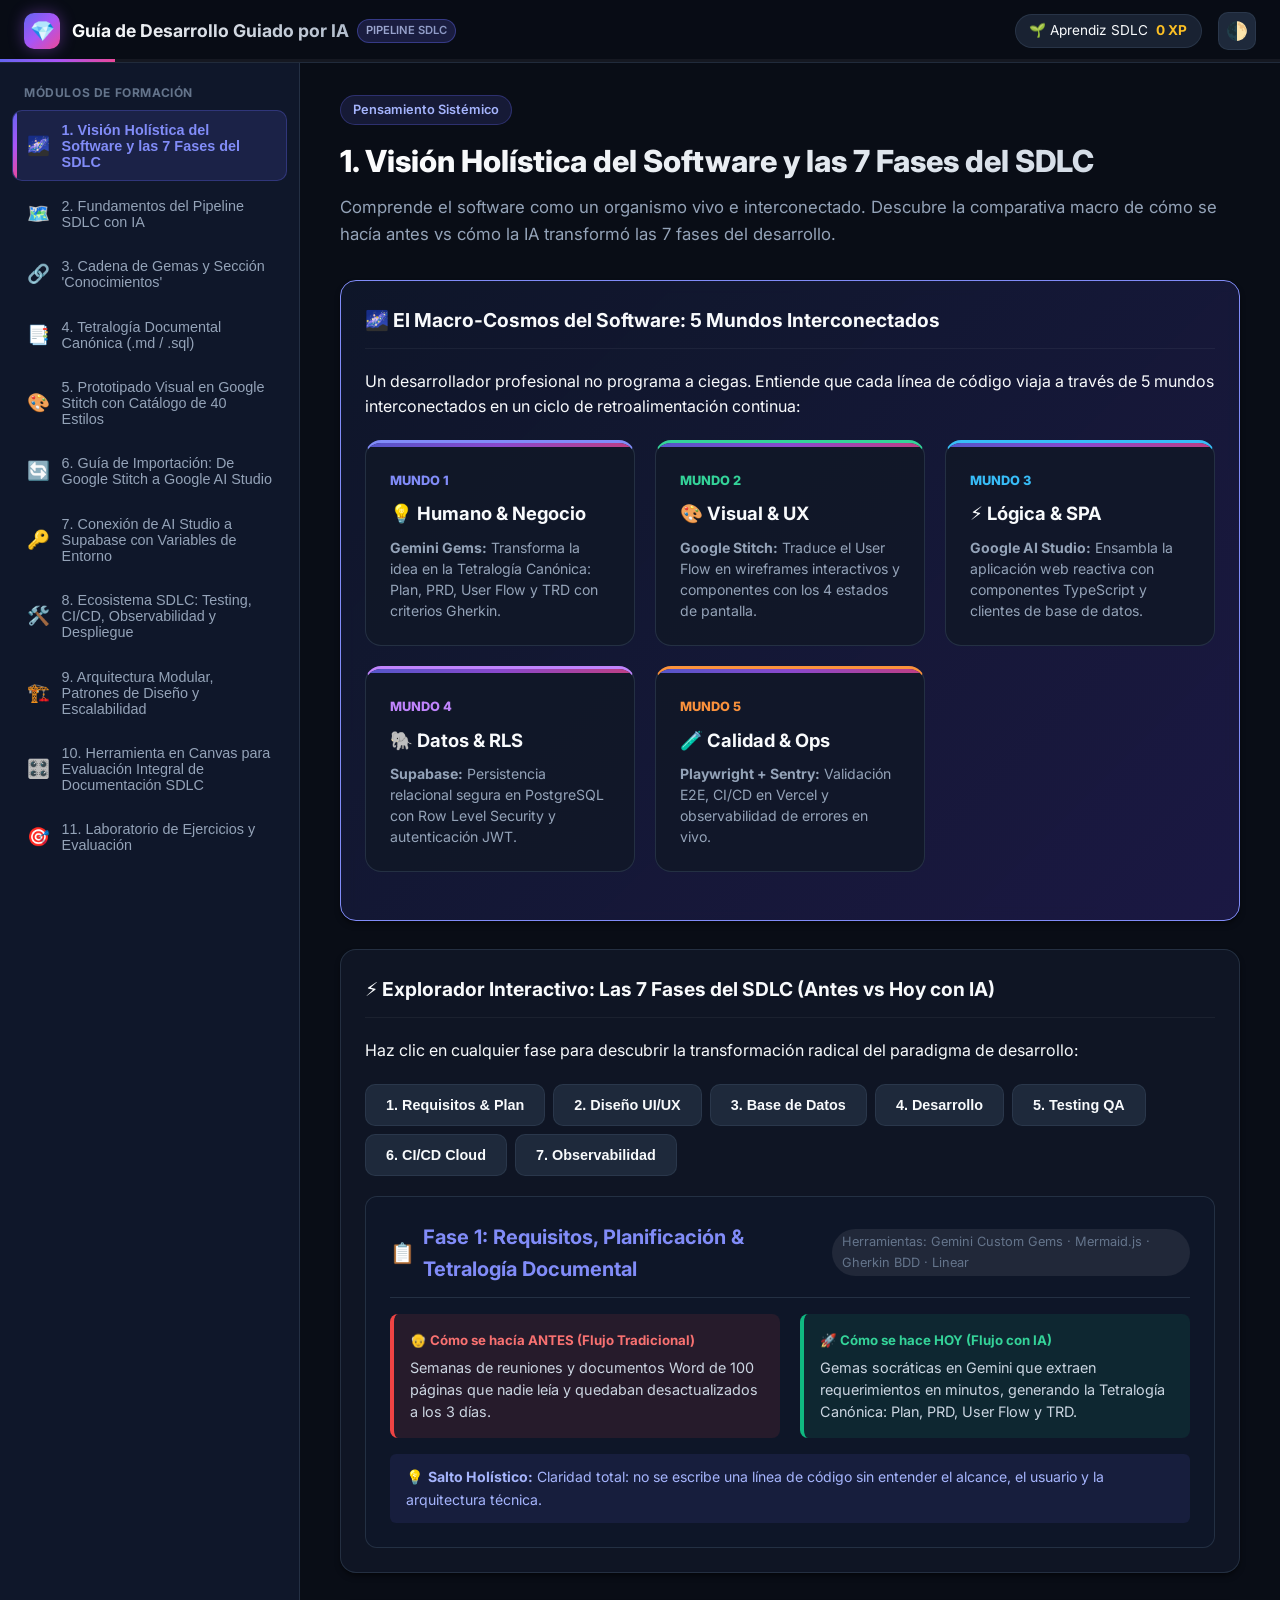
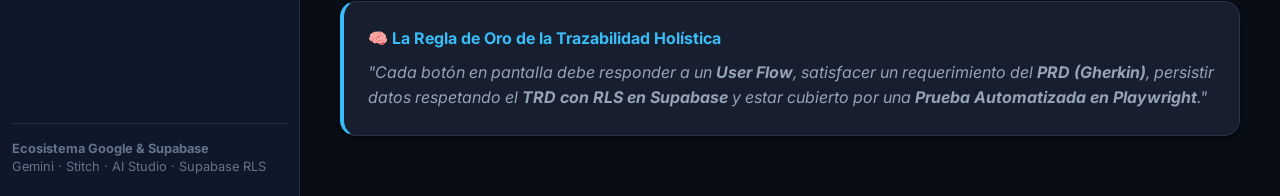
<file: index.html>
<!DOCTYPE html>
<html lang="es-CO" data-theme="dark">
<head>
  <meta charset="UTF-8" />
  <meta name="viewport" content="width=device-width, initial-scale=1.0" />
  <title>🚀 Guía Maestra: Desarrollo Guiado por IA (Gems ➔ Stitch ➔ AI Studio ➔ Supabase)</title>
  <meta name="description" content="Plataforma interactiva de formación en desarrollo guiado por IA: Gemini Gems, Google Stitch, Google AI Studio Apps y Backend Supabase con PostgreSQL & RLS." />
  
  <!-- Tipografía Google Fonts -->
  <link rel="preconnect" href="https://fonts.googleapis.com">
  <link rel="preconnect" href="https://fonts.gstatic.com" crossorigin>
  <link href="https://fonts.googleapis.com/css2?family=Inter:wght@400;500;600;700;800&family=JetBrains+Mono:wght@400;600&display=swap" rel="stylesheet">
  
  <link rel="stylesheet" href="css/styles.css" />
</head>
<body>

  <!-- HEADER -->
  <header class="app-header">
    <div class="brand-container">
      <div class="brand-logo">💎</div>
      <div>
        <h1 class="brand-title">
          Guía de Desarrollo Guiado por IA
          <span class="brand-badge">Pipeline SDLC</span>
        </h1>
      </div>
    </div>

    <div class="header-actions">
      <div class="gamification-chip">
        <span id="user-level">🌱 Aprendiz SDLC</span>
        <span class="xp-badge" id="xp-count">0 XP</span>
      </div>

      <button class="btn-icon" onclick="window.App.toggleTheme()" title="Cambiar Tema (Claro/Oscuro)">🌓</button>
    </div>

    <!-- Barra de Progreso Superior -->
    <div class="progress-bar-container">
      <div class="progress-bar-fill" id="progress-fill"></div>
    </div>
  </header>

  <!-- LAYOUT PRINCIPAL -->
  <div class="app-layout">
    <!-- BARRA LATERAL (SIDEBAR) -->
    <aside class="sidebar">
      <div>
        <h3 class="sidebar-section-title">Módulos de Formación</h3>
        <ul class="nav-list" id="nav-modules-list"></ul>
      </div>

      <div style="margin-top: auto; padding-top: 1rem; border-top: 1px solid var(--border-color);">
        <div style="font-size: 0.8rem; color: var(--text-muted); line-height: 1.4;">
          <strong>Ecosistema Google & Supabase</strong><br />
          Gemini · Stitch · AI Studio · Supabase RLS
        </div>
      </div>
    </aside>

    <!-- ÁREA PRINCIPAL (MAIN) -->
    <main class="main-content" id="main-content">
      <!-- El contenido dinámico de cada módulo se inyecta desde app.js -->
    </main>
  </div>

  <!-- TOASTS CONTAINER -->
  <div class="toast-container" id="toast-container"></div>

  <!-- SCRIPTS -->
  <script src="js/modules-data.js"></script>
  <script src="js/generators.js"></script>
  <script src="js/quizzes.js"></script>
  <script src="js/app.js"></script>
</body>
</html>
</file>
<file: css/styles.css>
/* ==========================================================================
   GUÍA MAESTRA: DESARROLLO GUIADO POR IA - ESTILOS PRINCIPALES
   Diseño: Modern Dark / Tech Glassmorphism (Gemini / Stitch Inspired)
   ========================================================================== */

:root {
  --bg-main: #090d16;
  --bg-card: rgba(17, 24, 39, 0.85);
  --bg-card-hover: rgba(30, 41, 59, 0.95);
  --bg-sidebar: #0f172a;
  --bg-input: #1e293b;
  
  --border-color: rgba(51, 65, 85, 0.6);
  --border-focus: #6366f1;
  
  --text-primary: #f8fafc;
  --text-secondary: #94a3b8;
  --text-muted: #64748b;
  
  --accent-gemini: #818cf8;
  --accent-gemini-gradient: linear-gradient(135deg, #6366f1 0%, #a855f7 50%, #ec4899 100%);
  --accent-stitch: #10b981;
  --accent-aistudio: #38bdf8;
  --accent-supabase: #3ecf8e;
  --accent-warning: #f59e0b;
  --accent-danger: #ef4444;
  
  --radius-sm: 6px;
  --radius-md: 10px;
  --radius-lg: 16px;
  --radius-full: 9999px;
  
  --shadow-sm: 0 1px 2px 0 rgba(0, 0, 0, 0.3);
  --shadow-md: 0 4px 6px -1px rgba(0, 0, 0, 0.4), 0 2px 4px -2px rgba(0, 0, 0, 0.4);
  --shadow-lg: 0 10px 15px -3px rgba(0, 0, 0, 0.5), 0 4px 6px -4px rgba(0, 0, 0, 0.5);
  --shadow-glow: 0 0 25px rgba(99, 102, 241, 0.25);
  
  --font-sans: 'Inter', system-ui, -apple-system, BlinkMacSystemFont, 'Segoe UI', Roboto, Oxygen, Ubuntu, Cantarell, sans-serif;
  --font-mono: 'JetBrains Mono', 'Fira Code', Consolas, Monaco, monospace;
}

[data-theme="light"] {
  --bg-main: #f8fafc;
  --bg-card: rgba(255, 255, 255, 0.9);
  --bg-card-hover: #ffffff;
  --bg-sidebar: #ffffff;
  --bg-input: #f1f5f9;
  
  --border-color: #e2e8f0;
  --border-focus: #4f46e5;
  
  --text-primary: #0f172a;
  --text-secondary: #475569;
  --text-muted: #94a3b8;
  
  --shadow-glow: 0 0 25px rgba(99, 102, 241, 0.15);
}

* {
  box-sizing: border-box;
  margin: 0;
  padding: 0;
}

body {
  font-family: var(--font-sans);
  background-color: var(--bg-main);
  color: var(--text-primary);
  line-height: 1.6;
  min-height: 100vh;
  display: flex;
  flex-direction: column;
  overflow-x: hidden;
}

/* ==========================================================================
   HEADER & NAVBAR
   ========================================================================== */

.app-header {
  position: sticky;
  top: 0;
  z-index: 50;
  background: rgba(9, 13, 22, 0.85);
  backdrop-filter: blur(12px);
  -webkit-backdrop-filter: blur(12px);
  border-bottom: 1px solid var(--border-color);
  padding: 0.75rem 1.5rem;
  display: flex;
  align-items: center;
  justify-content: space-between;
  gap: 1rem;
}

.brand-container {
  display: flex;
  align-items: center;
  gap: 0.75rem;
}

.brand-logo {
  width: 36px;
  height: 36px;
  background: var(--accent-gemini-gradient);
  border-radius: var(--radius-md);
  display: flex;
  align-items: center;
  justify-content: center;
  font-size: 1.25rem;
  box-shadow: 0 0 15px rgba(168, 85, 247, 0.4);
}

.brand-title {
  font-size: 1.1rem;
  font-weight: 700;
  background: linear-gradient(to right, #ffffff, #94a3b8);
  -webkit-background-clip: text;
  -webkit-text-fill-color: transparent;
  display: flex;
  align-items: center;
  gap: 0.5rem;
}

.brand-badge {
  font-size: 0.7rem;
  padding: 0.15rem 0.5rem;
  background: rgba(99, 102, 241, 0.2);
  color: #818cf8;
  border: 1px solid rgba(99, 102, 241, 0.4);
  border-radius: var(--radius-full);
  font-weight: 600;
  text-transform: uppercase;
}

.header-actions {
  display: flex;
  align-items: center;
  gap: 1rem;
}

.gamification-chip {
  display: flex;
  align-items: center;
  gap: 0.5rem;
  background: rgba(30, 41, 59, 0.8);
  border: 1px solid var(--border-color);
  padding: 0.35rem 0.85rem;
  border-radius: var(--radius-full);
  font-size: 0.85rem;
}

.xp-badge {
  color: #fbbf24;
  font-weight: 700;
}

.btn-icon {
  background: var(--bg-input);
  border: 1px solid var(--border-color);
  color: var(--text-primary);
  width: 38px;
  height: 38px;
  border-radius: var(--radius-md);
  display: flex;
  align-items: center;
  justify-content: center;
  cursor: pointer;
  font-size: 1.1rem;
  transition: all 0.2s ease;
}

.btn-icon:hover {
  background: var(--bg-card-hover);
  border-color: var(--border-focus);
  transform: translateY(-1px);
}

/* Reading Progress */
.progress-bar-container {
  position: absolute;
  bottom: 0;
  left: 0;
  width: 100%;
  height: 3px;
  background: rgba(255, 255, 255, 0.05);
}

.progress-bar-fill {
  height: 100%;
  width: 0%;
  background: var(--accent-gemini-gradient);
  transition: width 0.3s ease;
}

/* ==========================================================================
   APP LAYOUT (SIDEBAR + MAIN)
   ========================================================================== */

.app-layout {
  display: flex;
  flex: 1;
  min-height: calc(100vh - 65px);
}

.sidebar {
  width: 300px;
  background: var(--bg-sidebar);
  border-right: 1px solid var(--border-color);
  padding: 1.25rem 0.75rem;
  display: flex;
  flex-direction: column;
  gap: 1.5rem;
  flex-shrink: 0;
  transition: transform 0.3s ease;
}

.sidebar-section-title {
  font-size: 0.75rem;
  text-transform: uppercase;
  letter-spacing: 0.05em;
  color: var(--text-muted);
  font-weight: 700;
  padding: 0 0.75rem;
  margin-bottom: 0.5rem;
}

.nav-list {
  list-style: none;
  display: flex;
  flex-direction: column;
  gap: 0.35rem;
}

.nav-item-btn {
  width: 100%;
  display: flex;
  align-items: center;
  gap: 0.75rem;
  padding: 0.65rem 0.85rem;
  border-radius: var(--radius-md);
  border: 1px solid transparent;
  background: transparent;
  color: var(--text-secondary);
  font-size: 0.9rem;
  font-weight: 500;
  text-align: left;
  cursor: pointer;
  transition: all 0.2s ease;
}

.nav-item-btn:hover {
  background: rgba(255, 255, 255, 0.05);
  color: var(--text-primary);
}

.nav-item-btn.active {
  background: rgba(99, 102, 241, 0.15);
  color: #818cf8;
  border-color: rgba(99, 102, 241, 0.3);
  font-weight: 600;
}

.nav-item-icon {
  font-size: 1.15rem;
  width: 24px;
  text-align: center;
}

.main-content {
  flex: 1;
  padding: 2rem 2.5rem;
  max-width: 1300px;
  margin: 0 auto;
  width: 100%;
}

/* ==========================================================================
   MODULE CARDS & CONTENT
   ========================================================================== */

.module-header {
  margin-bottom: 2rem;
}

.module-tag {
  display: inline-flex;
  align-items: center;
  gap: 0.4rem;
  padding: 0.25rem 0.75rem;
  border-radius: var(--radius-full);
  font-size: 0.8rem;
  font-weight: 600;
  margin-bottom: 0.75rem;
  background: rgba(99, 102, 241, 0.15);
  color: #a5b4fc;
  border: 1px solid rgba(99, 102, 241, 0.3);
}

.module-title {
  font-size: 1.9rem;
  font-weight: 800;
  margin-bottom: 0.5rem;
  background: linear-gradient(135deg, #ffffff 0%, #cbd5e1 100%);
  -webkit-background-clip: text;
  -webkit-text-fill-color: transparent;
}

.module-desc {
  font-size: 1.05rem;
  color: var(--text-secondary);
  max-width: 900px;
}

.card {
  background: var(--bg-card);
  border: 1px solid var(--border-color);
  border-radius: var(--radius-lg);
  padding: 1.5rem;
  margin-bottom: 1.75rem;
  box-shadow: var(--shadow-md);
  backdrop-filter: blur(8px);
  -webkit-backdrop-filter: blur(8px);
  transition: all 0.2s ease;
}

.card:hover {
  border-color: rgba(99, 102, 241, 0.3);
}

.card-header {
  display: flex;
  align-items: center;
  justify-content: space-between;
  margin-bottom: 1.25rem;
  border-bottom: 1px solid rgba(255, 255, 255, 0.05);
  padding-bottom: 0.75rem;
}

.card-title {
  font-size: 1.2rem;
  font-weight: 700;
  color: var(--text-primary);
  display: flex;
  align-items: center;
  gap: 0.6rem;
}

/* ==========================================================================
   PIPELINE STEP CARDS
   ========================================================================== */

.pipeline-grid {
  display: grid;
  grid-template-columns: repeat(auto-fit, minmax(260px, 1fr));
  gap: 1.25rem;
  margin: 1.5rem 0;
}

.pipeline-card {
  background: var(--bg-card);
  border: 1px solid var(--border-color);
  border-radius: var(--radius-lg);
  padding: 1.5rem;
  position: relative;
  overflow: hidden;
  transition: all 0.3s ease;
  cursor: pointer;
}

.pipeline-card::before {
  content: '';
  position: absolute;
  top: 0;
  left: 0;
  right: 0;
  height: 4px;
  background: var(--accent-gemini-gradient);
  opacity: 0.8;
}

.pipeline-card:hover {
  transform: translateY(-4px);
  box-shadow: var(--shadow-glow);
  border-color: var(--border-focus);
}

.step-number {
  display: inline-block;
  font-size: 0.8rem;
  font-weight: 800;
  color: #818cf8;
  text-transform: uppercase;
  margin-bottom: 0.5rem;
}

.step-title {
  font-size: 1.15rem;
  font-weight: 700;
  margin-bottom: 0.5rem;
}

.step-desc {
  font-size: 0.88rem;
  color: var(--text-secondary);
  line-height: 1.5;
}

/* ==========================================================================
   CODE BLOCKS & COPY BUTTONS
   ========================================================================== */

.code-container {
  position: relative;
  background: #0b0f19;
  border: 1px solid var(--border-color);
  border-radius: var(--radius-md);
  margin: 1rem 0;
  overflow: hidden;
}

.code-header {
  display: flex;
  align-items: center;
  justify-content: space-between;
  padding: 0.5rem 1rem;
  background: #111827;
  border-bottom: 1px solid var(--border-color);
  font-size: 0.8rem;
  color: var(--text-muted);
  font-family: var(--font-mono);
}

.code-content {
  padding: 1rem;
  overflow-x: auto;
  font-family: var(--font-mono);
  font-size: 0.875rem;
  color: #e2e8f0;
  line-height: 1.6;
  white-space: pre;
}

.btn-copy {
  display: inline-flex;
  align-items: center;
  gap: 0.35rem;
  background: rgba(255, 255, 255, 0.08);
  border: 1px solid rgba(255, 255, 255, 0.15);
  color: #f8fafc;
  padding: 0.3rem 0.75rem;
  border-radius: var(--radius-sm);
  font-size: 0.75rem;
  font-weight: 600;
  cursor: pointer;
  transition: all 0.2s ease;
}

.btn-copy:hover {
  background: rgba(99, 102, 241, 0.3);
  border-color: #818cf8;
}

/* ==========================================================================
   FORMS, INPUTS & GENERATORS
   ========================================================================== */

.form-grid {
  display: grid;
  grid-template-columns: repeat(auto-fit, minmax(280px, 1fr));
  gap: 1.25rem;
  margin-bottom: 1.25rem;
}

.form-group {
  display: flex;
  flex-direction: column;
  gap: 0.5rem;
}

.form-label {
  font-size: 0.875rem;
  font-weight: 600;
  color: var(--text-secondary);
}

.form-control {
  background: var(--bg-input);
  border: 1px solid var(--border-color);
  border-radius: var(--radius-md);
  padding: 0.65rem 0.9rem;
  color: var(--text-primary);
  font-family: var(--font-sans);
  font-size: 0.9rem;
  outline: none;
  transition: all 0.2s ease;
}

.form-control:focus {
  border-color: var(--border-focus);
  box-shadow: 0 0 0 3px rgba(99, 102, 241, 0.2);
}

textarea.form-control {
  min-height: 100px;
  resize: vertical;
}

.btn-primary {
  display: inline-flex;
  align-items: center;
  justify-content: center;
  gap: 0.5rem;
  background: var(--accent-gemini-gradient);
  color: #ffffff;
  border: none;
  padding: 0.75rem 1.5rem;
  border-radius: var(--radius-md);
  font-size: 0.95rem;
  font-weight: 700;
  cursor: pointer;
  box-shadow: 0 4px 12px rgba(99, 102, 241, 0.35);
  transition: all 0.2s ease;
}

.btn-primary:hover {
  transform: translateY(-2px);
  box-shadow: 0 6px 20px rgba(99, 102, 241, 0.5);
}

.btn-secondary {
  display: inline-flex;
  align-items: center;
  justify-content: center;
  gap: 0.5rem;
  background: var(--bg-input);
  border: 1px solid var(--border-color);
  color: var(--text-primary);
  padding: 0.75rem 1.25rem;
  border-radius: var(--radius-md);
  font-size: 0.9rem;
  font-weight: 600;
  cursor: pointer;
  transition: all 0.2s ease;
}

.btn-secondary:hover {
  background: var(--bg-card-hover);
  border-color: var(--text-muted);
}

/* ==========================================================================
   QUIZ & INTERACTIVE EXERCISES
   ========================================================================== */

.quiz-container {
  display: flex;
  flex-direction: column;
  gap: 1.5rem;
}

.quiz-item {
  background: var(--bg-card);
  border: 1px solid var(--border-color);
  border-radius: var(--radius-lg);
  padding: 1.5rem;
}

.quiz-question {
  font-size: 1.05rem;
  font-weight: 700;
  margin-bottom: 1rem;
}

.quiz-options {
  display: flex;
  flex-direction: column;
  gap: 0.6rem;
}

.quiz-option {
  display: flex;
  align-items: center;
  gap: 0.75rem;
  padding: 0.75rem 1rem;
  border-radius: var(--radius-md);
  border: 1px solid var(--border-color);
  background: var(--bg-input);
  cursor: pointer;
  font-size: 0.9rem;
  transition: all 0.2s ease;
}

.quiz-option:hover {
  border-color: var(--border-focus);
  background: rgba(99, 102, 241, 0.1);
}

.quiz-option.correct {
  background: rgba(16, 185, 129, 0.2);
  border-color: #10b981;
  color: #34d399;
}

.quiz-option.incorrect {
  background: rgba(239, 68, 68, 0.2);
  border-color: #ef4444;
  color: #f87171;
}

.quiz-feedback {
  margin-top: 0.75rem;
  padding: 0.75rem;
  border-radius: var(--radius-md);
  font-size: 0.875rem;
  line-height: 1.5;
  display: none;
}

.quiz-feedback.show {
  display: block;
}

/* ==========================================================================
   TOAST NOTIFICATIONS
   ========================================================================== */

.toast-container {
  position: fixed;
  bottom: 24px;
  right: 24px;
  z-index: 100;
  display: flex;
  flex-direction: column;
  gap: 0.75rem;
}

.toast {
  background: #1e293b;
  color: #f8fafc;
  border: 1px solid #334155;
  border-left: 4px solid var(--accent-gemini);
  padding: 0.85rem 1.25rem;
  border-radius: var(--radius-md);
  box-shadow: var(--shadow-lg);
  font-size: 0.9rem;
  display: flex;
  align-items: center;
  gap: 0.75rem;
  animation: slideIn 0.3s ease;
}

@keyframes slideIn {
  from { transform: translateX(100%); opacity: 0; }
  to { transform: translateX(0); opacity: 1; }
}

/* ==========================================================================
   UI/UX ENHANCEMENTS & PREMIUM FINISHES
   ========================================================================== */

/* Custom Scrollbar */
::-webkit-scrollbar {
  width: 8px;
  height: 8px;
}

::-webkit-scrollbar-track {
  background: rgba(15, 23, 42, 0.6);
}

::-webkit-scrollbar-thumb {
  background: rgba(99, 102, 241, 0.3);
  border-radius: 4px;
}

::-webkit-scrollbar-thumb:hover {
  background: rgba(99, 102, 241, 0.6);
}

/* Card Glow Effect */
.card-highlight {
  border-color: rgba(129, 140, 248, 0.5) !important;
  box-shadow: 0 0 20px rgba(99, 102, 241, 0.25) !important;
}

/* Enhanced Buttons */
.btn-primary:active, .btn-secondary:active, .btn-icon:active {
  transform: scale(0.98);
}

.nav-item-btn {
  position: relative;
  overflow: hidden;
}

.nav-item-btn.active::before {
  content: '';
  position: absolute;
  left: 0;
  top: 0;
  bottom: 0;
  width: 4px;
  background: var(--accent-gemini-gradient);
  border-radius: 0 4px 4px 0;
}

/* Badge Enhancements */
.badge-pill {
  display: inline-flex;
  align-items: center;
  gap: 0.35rem;
  padding: 0.2rem 0.65rem;
  border-radius: var(--radius-full);
  font-size: 0.75rem;
  font-weight: 700;
  text-transform: uppercase;
  letter-spacing: 0.03em;
}

.badge-gemini {
  background: rgba(99, 102, 241, 0.15);
  color: #a5b4fc;
  border: 1px solid rgba(99, 102, 241, 0.3);
}

.badge-supabase {
  background: rgba(62, 207, 142, 0.15);
  color: #6ee7b7;
  border: 1px solid rgba(62, 207, 142, 0.3);
}

.badge-stitch {
  background: rgba(56, 189, 248, 0.15);
  color: #7dd3fc;
  border: 1px solid rgba(56, 189, 248, 0.3);
}

/* Code Container Header Accent */
.code-container {
  box-shadow: 0 4px 20px rgba(0, 0, 0, 0.4);
}

.code-header {
  border-bottom: 1px solid rgba(99, 102, 241, 0.2);
}

/* ==========================================================================
   CATÁLOGO DE 40 ESTILOS FRONTEND PARA GOOGLE STITCH
   ========================================================================== */

.style-category-pills {
  display: flex;
  flex-wrap: wrap;
  gap: 0.5rem;
  margin-bottom: 0.5rem;
}

.category-pill {
  padding: 0.4rem 0.85rem;
  border-radius: var(--radius-full);
  font-size: 0.82rem;
  font-weight: 600;
  background: rgba(30, 41, 59, 0.7);
  color: var(--text-secondary);
  border: 1px solid var(--border-color);
  cursor: pointer;
  transition: all 0.2s ease;
}

.category-pill:hover {
  background: rgba(51, 65, 85, 0.8);
  color: var(--text-primary);
  border-color: rgba(99, 102, 241, 0.4);
}

.category-pill.active {
  background: rgba(99, 102, 241, 0.2);
  color: #a5b4fc;
  border-color: #818cf8;
  box-shadow: 0 0 12px rgba(99, 102, 241, 0.25);
}

.styles-cards-grid {
  display: grid;
  grid-template-columns: repeat(auto-fill, minmax(310px, 1fr));
  gap: 1.25rem;
}

.style-card {
  background: rgba(15, 23, 42, 0.75);
  backdrop-filter: blur(12px);
  -webkit-backdrop-filter: blur(12px);
  border: 1px solid var(--border-color);
  border-radius: var(--radius-lg);
  padding: 1.25rem;
  display: flex;
  flex-direction: column;
  justify-content: space-between;
  transition: all 0.25s ease;
  position: relative;
  overflow: hidden;
}

.style-card:hover {
  transform: translateY(-3px);
  border-color: rgba(99, 102, 241, 0.5);
  box-shadow: 0 10px 25px -5px rgba(0, 0, 0, 0.5), 0 0 15px rgba(99, 102, 241, 0.15);
}

.style-card-header {
  display: flex;
  align-items: flex-start;
  justify-content: space-between;
  gap: 0.5rem;
}

.style-icon {
  font-size: 1.75rem;
  line-height: 1;
}

.style-number {
  font-size: 0.7rem;
  font-weight: 700;
  text-transform: uppercase;
  color: var(--accent-stitch);
  letter-spacing: 0.05em;
  display: block;
}

.style-name {
  font-size: 0.95rem;
  font-weight: 700;
  color: var(--text-primary);
  margin-top: 0.1rem;
  line-height: 1.25;
}

.style-category-tag {
  background: rgba(255, 255, 255, 0.06);
  color: var(--text-secondary);
  border-radius: var(--radius-full);
  padding: 0.2rem 0.55rem;
  font-size: 0.7rem;
  font-weight: 600;
  white-space: nowrap;
}

.style-desc {
  font-size: 0.86rem;
  color: var(--text-secondary);
  line-height: 1.5;
  margin: 0.75rem 0;
}

.style-details {
  background: rgba(0, 0, 0, 0.25);
  border-radius: var(--radius-sm);
  padding: 0.75rem;
  font-size: 0.8rem;
  color: #cbd5e1;
  border: 1px solid rgba(255, 255, 255, 0.05);
  margin-bottom: 1rem;
}

.style-detail-row {
  line-height: 1.45;
}

.style-detail-row strong {
  color: #a5b4fc;
  font-weight: 600;
}

.style-card-actions {
  display: flex;
  flex-direction: column;
  gap: 0.45rem;
  margin-top: auto;
}

.style-card-subactions {
  display: grid;
  grid-template-columns: 1fr 1fr;
  gap: 0.45rem;
}

.btn-style-gema3 {
  background: linear-gradient(135deg, #6366f1, #9333ea);
  color: #ffffff;
  border: none;
  border-radius: var(--radius-sm);
  padding: 0.55rem 0.6rem;
  font-size: 0.82rem;
  font-weight: 700;
  cursor: pointer;
  transition: all 0.2s ease;
  text-align: center;
  display: flex;
  align-items: center;
  justify-content: center;
  gap: 0.35rem;
  box-shadow: 0 2px 8px rgba(99, 102, 241, 0.3);
  width: 100%;
}

.btn-style-gema3:hover {
  background: linear-gradient(135deg, #4f46e5, #7e22ce);
  transform: translateY(-1px);
  box-shadow: 0 4px 12px rgba(99, 102, 241, 0.5);
  color: #ffffff;
}

.btn-style-copy {
  background: rgba(99, 102, 241, 0.15);
  color: #a5b4fc;
  border: 1px solid rgba(99, 102, 241, 0.3);
  border-radius: var(--radius-sm);
  padding: 0.5rem 0.5rem;
  font-size: 0.78rem;
  font-weight: 600;
  cursor: pointer;
  transition: all 0.2s ease;
  text-align: center;
}

.btn-style-copy:hover {
  background: rgba(99, 102, 241, 0.3);
  color: #ffffff;
  border-color: #818cf8;
}

.btn-style-apply {
  background: rgba(16, 185, 129, 0.15);
  color: #6ee7b7;
  border: 1px solid rgba(16, 185, 129, 0.3);
  border-radius: var(--radius-sm);
  padding: 0.5rem 0.5rem;
  font-size: 0.78rem;
  font-weight: 600;
  cursor: pointer;
  transition: all 0.2s ease;
  text-align: center;
}

.btn-style-apply:hover {
  background: rgba(16, 185, 129, 0.3);
  color: #ffffff;
  border-color: #34d399;
}

/* ==========================================================================
   STYLE CARDS: MINI PREVIEW BOXES & UI SNIPPETS (40 STYLES)
   ========================================================================== */

.style-preview-wrapper {
  margin: 0.85rem 0 0.5rem 0;
  border-radius: var(--radius-md);
  overflow: hidden;
  border: 1px solid rgba(255, 255, 255, 0.08);
  background: rgba(10, 15, 29, 0.6);
}

.style-preview-header {
  display: flex;
  justify-content: space-between;
  align-items: center;
  padding: 0.3rem 0.6rem;
  background: rgba(0, 0, 0, 0.35);
  border-bottom: 1px solid rgba(255, 255, 255, 0.05);
  font-size: 0.68rem;
  color: var(--text-muted);
  font-weight: 600;
}

.preview-mode-tag {
  background: rgba(99, 102, 241, 0.15);
  color: #a5b4fc;
  border-radius: 4px;
  padding: 0.1rem 0.4rem;
  font-size: 0.62rem;
  text-transform: uppercase;
  letter-spacing: 0.05em;
}

.style-preview-box {
  height: 110px;
  position: relative;
  overflow: hidden;
  display: flex;
  align-items: center;
  justify-content: center;
  padding: 0.6rem;
  user-select: none;
}

/* Base mini UI card inside preview */
.mini-ui-card {
  width: 100%;
  max-width: 250px;
  position: relative;
  z-index: 2;
  transition: transform 0.2s ease;
}

/* 1. Minimalismo */
.preview-minimalismo {
  background: #0f172a;
}
.min-card {
  background: #1e293b;
  border: 1px solid #334155;
  border-radius: 6px;
  padding: 0.55rem 0.75rem;
}
.min-header {
  display: flex;
  align-items: center;
  justify-content: space-between;
  gap: 0.35rem;
}
.min-dot {
  width: 6px;
  height: 6px;
  border-radius: 50%;
  background: #94a3b8;
}
.min-title {
  font-size: 0.72rem;
  font-weight: 500;
  color: #f8fafc;
  flex: 1;
}
.min-badge {
  font-size: 0.6rem;
  color: #94a3b8;
  border: 1px solid #334155;
  border-radius: 3px;
  padding: 0 0.3rem;
}
.min-body {
  margin: 0.35rem 0;
  display: flex;
  justify-content: space-between;
  align-items: baseline;
}
.min-subtext {
  font-size: 0.65rem;
  color: #64748b;
}
.min-metric {
  font-size: 0.88rem;
  font-weight: 600;
  color: #f8fafc;
}
.min-metric span {
  font-size: 0.6rem;
  color: #94a3b8;
}
.min-btn {
  width: 100%;
  padding: 0.2rem 0;
  background: transparent;
  border: 1px solid #475569;
  border-radius: 4px;
  color: #e2e8f0;
  font-size: 0.65rem;
  cursor: default;
}

/* 2. Glasmorfismo */
.preview-glasmorfismo {
  background: radial-gradient(circle at 10% 20%, #4338ca 0%, #1e1b4b 50%, #090d16 100%);
}
.glass-orb {
  position: absolute;
  border-radius: 50%;
  filter: blur(14px);
  pointer-events: none;
}
.glass-orb-1 {
  width: 60px;
  height: 60px;
  background: #ec4899;
  top: 10px;
  left: 20px;
}
.glass-orb-2 {
  width: 70px;
  height: 70px;
  background: #06b6d4;
  bottom: 5px;
  right: 25px;
}
.glass-card {
  background: rgba(255, 255, 255, 0.12);
  backdrop-filter: blur(10px);
  -webkit-backdrop-filter: blur(10px);
  border: 1px solid rgba(255, 255, 255, 0.25);
  border-radius: 10px;
  padding: 0.55rem 0.75rem;
  box-shadow: 0 4px 15px rgba(0, 0, 0, 0.2);
}
.glass-header {
  display: flex;
  justify-content: space-between;
  align-items: center;
}
.glass-badge {
  font-size: 0.68rem;
  font-weight: 600;
  color: #ffffff;
}
.glass-chip {
  background: rgba(52, 211, 153, 0.25);
  color: #a7f3d0;
  font-size: 0.58rem;
  border-radius: 10px;
  padding: 0.05rem 0.35rem;
  border: 1px solid rgba(52, 211, 153, 0.4);
}
.glass-metric {
  font-size: 0.95rem;
  font-weight: 700;
  color: #ffffff;
  margin: 0.25rem 0;
  text-shadow: 0 1px 3px rgba(0,0,0,0.3);
}
.glass-footer {
  display: flex;
  align-items: center;
  gap: 0.4rem;
}
.glass-progress-track {
  flex: 1;
  height: 4px;
  background: rgba(255, 255, 255, 0.2);
  border-radius: 2px;
  overflow: hidden;
}
.glass-progress-bar {
  width: 84%;
  height: 100%;
  background: linear-gradient(90deg, #38bdf8, #818cf8);
}
.glass-tag {
  font-size: 0.6rem;
  color: rgba(255, 255, 255, 0.85);
}

/* 3. Brutalismo */
.preview-brutalismo {
  background: #fde047;
}
.brutal-card {
  background: #ffffff;
  border: 3px solid #000000;
  box-shadow: 4px 4px 0px #000000;
  padding: 0.5rem 0.65rem;
}
.brutal-header {
  display: flex;
  justify-content: space-between;
  align-items: center;
}
.brutal-badge {
  background: #ef4444;
  color: #ffffff;
  font-weight: 900;
  font-size: 0.6rem;
  padding: 0.1rem 0.3rem;
  border: 1.5px solid #000;
}
.brutal-cross {
  font-weight: 900;
  color: #000;
  font-size: 0.7rem;
}
.brutal-title {
  font-size: 0.85rem;
  font-weight: 900;
  color: #000000;
  margin: 0.3rem 0;
  letter-spacing: -0.02em;
}
.brutal-btn {
  width: 100%;
  background: #000000;
  color: #fde047;
  font-weight: 900;
  font-size: 0.68rem;
  padding: 0.25rem 0;
  border: 2px solid #000;
  cursor: default;
}

/* 4. Neomorfismo */
.preview-neomorfismo {
  background: #1e2433;
}
.neumorph-card {
  background: #1e2433;
  border-radius: 12px;
  box-shadow: 5px 5px 10px #131721, -5px -5px 10px #293145;
  padding: 0.55rem 0.75rem;
}
.neumorph-row {
  display: flex;
  align-items: center;
  justify-content: space-between;
}
.neumorph-circle-btn {
  width: 24px;
  height: 24px;
  border-radius: 50%;
  display: flex;
  align-items: center;
  justify-content: center;
  font-size: 0.65rem;
  background: #1e2433;
  box-shadow: 3px 3px 6px #131721, -3px -3px 6px #293145;
}
.neumorph-circle-btn.active {
  box-shadow: inset 2px 2px 4px #131721, inset -2px -2px 4px #293145;
  color: #38bdf8;
}
.neumorph-indicator {
  width: 14px;
  height: 14px;
  border-radius: 50%;
  background: #1e2433;
  box-shadow: inset 2px 2px 4px #131721, inset -2px -2px 4px #293145;
  display: flex;
  align-items: center;
  justify-content: center;
}
.neumorph-led {
  width: 6px;
  height: 6px;
  border-radius: 50%;
  background: #10b981;
  box-shadow: 0 0 6px #10b981;
}
.neumorph-slider-track {
  height: 6px;
  background: #1e2433;
  border-radius: 3px;
  box-shadow: inset 2px 2px 4px #131721, inset -2px -2px 4px #293145;
  margin: 0.4rem 0;
  position: relative;
}
.neumorph-slider-thumb {
  width: 12px;
  height: 12px;
  border-radius: 50%;
  background: #1e2433;
  box-shadow: 2px 2px 4px #131721, -2px -2px 4px #293145;
  position: absolute;
  top: -3px;
  left: 65%;
}
.neumorph-inset-pill {
  font-size: 0.6rem;
  color: #94a3b8;
  text-align: center;
  font-weight: 600;
  letter-spacing: 0.05em;
}

/* 5. Skeuomorfismo */
.preview-skeuomorfismo {
  background: #1a1e24;
}
.skeuo-metal-plate {
  background: linear-gradient(145deg, #334155, #1e293b);
  border: 1px solid #475569;
  border-radius: 8px;
  padding: 0.5rem 0.75rem;
  box-shadow: inset 0 1px 0 rgba(255,255,255,0.2), 0 4px 8px rgba(0,0,0,0.5);
  position: relative;
}
.skeuo-screw {
  width: 5px;
  height: 5px;
  border-radius: 50%;
  background: #94a3b8;
  position: absolute;
  box-shadow: inset 1px 1px 1px #000, 0 1px 0 rgba(255,255,255,0.3);
}
.skeuo-screw.top-l { top: 4px; left: 4px; }
.skeuo-screw.top-r { top: 4px; right: 4px; }
.skeuo-screw.bot-l { bottom: 4px; left: 4px; }
.skeuo-screw.bot-r { bottom: 4px; right: 4px; }
.skeuo-dial-container {
  display: flex;
  align-items: center;
  justify-content: space-around;
}
.skeuo-dial-knob {
  width: 32px;
  height: 32px;
  border-radius: 50%;
  background: radial-gradient(circle, #e2e8f0 0%, #64748b 70%, #334155 100%);
  border: 2px solid #1e293b;
  box-shadow: 0 3px 6px rgba(0,0,0,0.6), inset 0 2px 3px rgba(255,255,255,0.8);
  position: relative;
}
.skeuo-dial-indicator {
  width: 2px;
  height: 8px;
  background: #ef4444;
  position: absolute;
  top: 2px;
  left: 13px;
  border-radius: 1px;
}
.skeuo-switch-box {
  background: #0f172a;
  border: 1px solid #334155;
  border-radius: 4px;
  padding: 0.15rem 0.4rem;
  box-shadow: inset 0 2px 4px #000;
}
.skeuo-rocker {
  display: flex;
  align-items: center;
  gap: 0.25rem;
  font-size: 0.65rem;
  font-weight: 700;
  color: #e2e8f0;
}
.skeuo-led-red {
  width: 6px;
  height: 6px;
  border-radius: 50%;
  background: #ef4444;
  box-shadow: 0 0 6px #ef4444;
}

/* 6. Material Design */
.preview-material {
  background: #141218;
}
.md-surface {
  background: #211f26;
  border-radius: 12px;
  padding: 0.5rem 0.65rem;
  box-shadow: 0 3px 10px rgba(0,0,0,0.4);
  position: relative;
}
.md-appbar {
  display: flex;
  justify-content: space-between;
  align-items: center;
}
.md-title {
  font-size: 0.72rem;
  font-weight: 600;
  color: #e6e1e5;
}
.md-chip {
  background: #49454f;
  color: #cac4d0;
  font-size: 0.58rem;
  border-radius: 6px;
  padding: 0.05rem 0.35rem;
}
.md-content {
  margin: 0.35rem 0;
}
.md-chips-row {
  display: flex;
  gap: 0.3rem;
}
.md-pill-chip {
  background: #2b2930;
  border: 1px solid #49454f;
  border-radius: 8px;
  font-size: 0.6rem;
  color: #cac4d0;
  padding: 0.1rem 0.35rem;
}
.md-pill-chip.active {
  background: #d0bcff;
  color: #381e72;
  font-weight: 600;
  border-color: #d0bcff;
}
.md-fab {
  position: absolute;
  bottom: 8px;
  right: 8px;
  width: 22px;
  height: 22px;
  border-radius: 6px;
  background: #d0bcff;
  color: #381e72;
  border: none;
  font-weight: 900;
  font-size: 0.85rem;
  display: flex;
  align-items: center;
  justify-content: center;
  box-shadow: 0 2px 6px rgba(0,0,0,0.4);
}

/* 7. Flat Design */
.preview-flat {
  background: #2c3e50;
}
.flat-card {
  background: #ecf0f1;
  padding: 0.5rem 0.65rem;
  border-radius: 0px;
}
.flat-row {
  display: flex;
  gap: 0.3rem;
}
.flat-badge-red {
  background: #e74c3c;
  color: #fff;
  font-weight: 700;
  font-size: 0.58rem;
  padding: 0.05rem 0.3rem;
}
.flat-badge-teal {
  background: #1abc9c;
  color: #fff;
  font-weight: 700;
  font-size: 0.58rem;
  padding: 0.05rem 0.3rem;
}
.flat-badge-yellow {
  background: #f39c12;
  color: #fff;
  font-weight: 700;
  font-size: 0.58rem;
  padding: 0.05rem 0.3rem;
}
.flat-bar-grid {
  margin: 0.35rem 0;
  display: flex;
  flex-direction: column;
  gap: 0.2rem;
}
.flat-bar {
  height: 4px;
}
.flat-bar.f-coral { background: #e74c3c; }
.flat-bar.f-teal { background: #1abc9c; }
.flat-bar.f-amber { background: #f39c12; }
.flat-btn {
  width: 100%;
  background: #3498db;
  color: #fff;
  border: none;
  font-weight: 700;
  font-size: 0.65rem;
  padding: 0.2rem 0;
}

/* 8. Fluent Design */
.preview-fluent {
  background: linear-gradient(135deg, #0f172a 0%, #1e3a8a 100%);
}
.fluent-acrylic {
  background: rgba(30, 41, 59, 0.65);
  backdrop-filter: blur(12px);
  -webkit-backdrop-filter: blur(12px);
  border: 1px solid rgba(255, 255, 255, 0.15);
  border-radius: 8px;
  padding: 0.5rem 0.65rem;
}
.fluent-header {
  display: flex;
  align-items: center;
  gap: 0.3rem;
}
.fluent-icon {
  font-size: 0.75rem;
}
.fluent-title {
  font-size: 0.7rem;
  font-weight: 600;
  color: #f8fafc;
  flex: 1;
}
.fluent-pill {
  font-size: 0.58rem;
  color: #60a5fa;
}
.fluent-body {
  margin-top: 0.35rem;
  display: flex;
  flex-direction: column;
  gap: 0.25rem;
}
.fluent-tile {
  background: rgba(255, 255, 255, 0.05);
  border-radius: 4px;
  padding: 0.2rem 0.4rem;
  font-size: 0.62rem;
  color: #cbd5e1;
  display: flex;
  align-items: center;
  gap: 0.3rem;
}
.fluent-tile.active {
  background: rgba(255, 255, 255, 0.12);
  color: #ffffff;
}
.fluent-tile-bar {
  width: 2px;
  height: 8px;
  background: #60a5fa;
  border-radius: 1px;
}

/* 9. Cyberpunk */
.preview-cyberpunk {
  background: #070a13;
  position: relative;
}
.cyber-grid-bg {
  position: absolute;
  inset: 0;
  background-size: 10px 10px;
  background-image: 
    linear-gradient(to right, rgba(0, 240, 255, 0.08) 1px, transparent 1px),
    linear-gradient(to bottom, rgba(0, 240, 255, 0.08) 1px, transparent 1px);
}
.cyber-card {
  background: rgba(10, 15, 29, 0.85);
  border: 1px solid #00f0ff;
  box-shadow: 0 0 10px rgba(0, 240, 255, 0.3), inset 0 0 8px rgba(0, 240, 255, 0.1);
  clip-path: polygon(0 0, calc(100% - 8px) 0, 100% 8px, 100% 100%, 8px 100%, 0 calc(100% - 8px));
  padding: 0.45rem 0.65rem;
}
.cyber-header {
  display: flex;
  justify-content: space-between;
  font-family: var(--font-mono);
  font-size: 0.58rem;
}
.cyber-tag { color: #00f0ff; }
.cyber-fps { color: #fde047; }
.cyber-hud-metric {
  display: flex;
  justify-content: space-between;
  font-family: var(--font-mono);
  font-weight: 700;
  font-size: 0.72rem;
  margin: 0.25rem 0;
}
.cyber-neon-cyan { color: #00f0ff; text-shadow: 0 0 5px #00f0ff; }
.cyber-neon-pink { color: #ff0055; text-shadow: 0 0 5px #ff0055; }
.cyber-bar-track {
  height: 4px;
  background: rgba(255, 255, 255, 0.1);
  overflow: hidden;
}
.cyber-bar-fill {
  width: 94%;
  height: 100%;
  background: linear-gradient(90deg, #00f0ff, #ff0055);
}

/* 10. Retro Vintage */
.preview-vintage {
  background: #fefae0;
}
.vintage-card {
  background: #faedcd;
  border: 2px solid #bc6c25;
  padding: 0.35rem;
}
.vintage-border-inner {
  border: 1px dashed #d4a373;
  padding: 0.3rem 0.4rem;
  text-align: center;
}
.vintage-stamp {
  font-family: serif;
  font-size: 0.55rem;
  font-weight: 700;
  color: #bc6c25;
  letter-spacing: 0.1em;
}
.vintage-title {
  font-family: 'Times New Roman', serif;
  font-size: 0.78rem;
  font-weight: 700;
  color: #283618;
  margin: 0.1rem 0;
}
.vintage-subtitle {
  font-size: 0.52rem;
  color: #606c38;
  letter-spacing: 0.05em;
}
.vintage-divider {
  font-size: 0.5rem;
  color: #bc6c25;
  margin-top: 0.1rem;
}

/* 11. Y2K Aesthetic */
.preview-y2k {
  background: linear-gradient(135deg, #ff70a6 0%, #70d6ff 100%);
}
.y2k-card {
  background: rgba(255, 255, 255, 0.75);
  border: 2px solid #ffffff;
  border-radius: 14px;
  box-shadow: 0 4px 10px rgba(255, 112, 166, 0.4);
  padding: 0.45rem 0.65rem;
  text-align: center;
}
.y2k-stars {
  font-size: 0.62rem;
  color: #ff007f;
}
.y2k-bubble-badge {
  font-size: 0.62rem;
  font-weight: 900;
  color: #ff007f;
  letter-spacing: 0.05em;
}
.y2k-btn-bubble {
  margin: 0.2rem auto;
  background: linear-gradient(180deg, #ff99c8 0%, #ff477e 100%);
  border: 1px solid #ffffff;
  border-radius: 20px;
  padding: 0.15rem 0.5rem;
  display: inline-block;
  box-shadow: inset 0 2px 2px rgba(255,255,255,0.7), 0 2px 4px rgba(0,0,0,0.15);
}
.y2k-btn-bubble span {
  font-size: 0.6rem;
  font-weight: 800;
  color: #ffffff;
  text-shadow: 0 1px 2px rgba(0,0,0,0.2);
}
.y2k-sticker {
  font-size: 0.52rem;
  font-weight: 800;
  color: #0077b6;
}

/* 12. Memphis Design */
.preview-memphis {
  background: #f8fafc;
  position: relative;
}
.memphis-shape {
  position: absolute;
  font-size: 0.7rem;
}
.shape-triangle {
  width: 0;
  height: 0;
  border-left: 6px solid transparent;
  border-right: 6px solid transparent;
  border-bottom: 10px solid #ef4444;
  top: 8px;
  left: 12px;
}
.shape-zigzag {
  top: 6px;
  right: 15px;
  color: #06b6d4;
}
.shape-circle {
  width: 10px;
  height: 10px;
  border-radius: 50%;
  background: #facc15;
  border: 1px solid #000;
  bottom: 8px;
  left: 15px;
}
.memphis-card {
  background: #ffffff;
  border: 2px solid #000000;
  border-radius: 8px;
  box-shadow: 3px 3px 0px #06b6d4;
  padding: 0.45rem 0.65rem;
}
.memphis-header {
  display: flex;
  justify-content: space-between;
  align-items: center;
}
.memphis-pill {
  background: #ec4899;
  color: #ffffff;
  font-weight: 800;
  font-size: 0.58rem;
  border-radius: 10px;
  padding: 0.05rem 0.35rem;
}
.memphis-dot-grid {
  font-weight: 900;
  color: #000;
  font-size: 0.7rem;
}
.memphis-title {
  font-weight: 900;
  font-size: 0.75rem;
  color: #000;
  margin: 0.2rem 0;
}
.memphis-btn {
  width: 100%;
  background: #facc15;
  color: #000;
  border: 1.5px solid #000;
  font-weight: 800;
  font-size: 0.62rem;
  padding: 0.15rem 0;
}

/* 13. Bento Grid */
.preview-bento {
  background: #090d16;
}
.bento-mini-grid {
  display: grid;
  grid-template-columns: 2fr 1fr;
  grid-template-rows: 1fr 1fr;
  gap: 0.35rem;
  width: 100%;
  max-width: 250px;
}
.bento-cell {
  background: rgba(30, 41, 59, 0.7);
  border: 1px solid rgba(255, 255, 255, 0.1);
  border-radius: 8px;
  padding: 0.35rem 0.5rem;
}
.bento-main {
  grid-row: 1 / 3;
  display: flex;
  flex-direction: column;
  justify-content: space-between;
}
.bento-label { font-size: 0.58rem; color: #94a3b8; }
.bento-val { font-size: 0.82rem; font-weight: 700; color: #34d399; }
.bento-sparkline {
  height: 8px;
  background: rgba(52, 211, 153, 0.2);
  border-radius: 4px;
}
.bento-stat, .bento-users {
  display: flex;
  align-items: center;
  gap: 0.3rem;
}
.bento-icon { font-size: 0.7rem; }
.bento-sub { font-size: 0.65rem; font-weight: 700; color: #f8fafc; }

/* 14. Editorial Magazine */
.preview-editorial {
  background: #f4f1ea;
}
.editorial-card {
  background: #ffffff;
  border: 1px solid #dcd7ce;
  padding: 0.45rem 0.65rem;
  color: #1a1a1a;
}
.editorial-topline {
  font-family: serif;
  font-size: 0.5rem;
  letter-spacing: 0.15em;
  color: #736b5e;
  border-bottom: 1px solid #1a1a1a;
  padding-bottom: 0.1rem;
}
.editorial-headline {
  font-family: 'Playfair Display', Georgia, serif;
  font-size: 0.82rem;
  font-weight: 700;
  margin: 0.2rem 0;
  line-height: 1.1;
}
.editorial-cols {
  display: grid;
  grid-template-columns: 1fr 1fr;
  gap: 0.35rem;
  font-size: 0.52rem;
  color: #4a453e;
  line-height: 1.2;
}
.editorial-col .dropcap {
  font-family: serif;
  font-size: 0.85rem;
  font-weight: 700;
  float: left;
  line-height: 0.8;
  margin-right: 2px;
}

/* 15. Organic Natural */
.preview-organic {
  background: #25382b;
}
.organic-card {
  background: #2f4536;
  border: 1px solid #415d4a;
  border-radius: 14px 4px 14px 4px;
  padding: 0.45rem 0.65rem;
}
.organic-header {
  display: flex;
  justify-content: space-between;
  align-items: center;
}
.organic-badge {
  font-size: 0.62rem;
  color: #a3b18a;
  font-weight: 600;
}
.organic-zen {
  font-size: 0.55rem;
  color: #cb997e;
}
.organic-title {
  font-size: 0.78rem;
  font-weight: 700;
  color: #dad7cd;
  margin: 0.2rem 0;
}
.organic-pill-row {
  display: flex;
  gap: 0.25rem;
}
.organic-pill {
  background: #3a5a40;
  color: #dad7cd;
  font-size: 0.55rem;
  border-radius: 10px;
  padding: 0.05rem 0.35rem;
}

/* 16. Futurista Sci-Fi */
.preview-futurista {
  background: #020617;
}
.scifi-card {
  background: rgba(15, 23, 42, 0.9);
  border: 1px solid #00d2ff;
  border-radius: 6px;
  padding: 0.45rem 0.65rem;
  box-shadow: 0 0 8px rgba(0, 210, 255, 0.2);
}
.scifi-header {
  display: flex;
  align-items: center;
  gap: 0.4rem;
}
.scifi-radar {
  width: 20px;
  height: 20px;
  border-radius: 50%;
  border: 1px solid #00d2ff;
  position: relative;
  overflow: hidden;
}
.scifi-sweep {
  position: absolute;
  inset: 0;
  background: conic-gradient(from 0deg, transparent 70%, rgba(0, 210, 255, 0.8) 100%);
  animation: spinRadar 2s linear infinite;
}
@keyframes spinRadar {
  to { transform: rotate(360deg); }
}
.scifi-telemetry {
  display: flex;
  flex-direction: column;
}
.scifi-label {
  font-family: var(--font-mono);
  font-size: 0.52rem;
  color: #00d2ff;
}
.scifi-coords {
  font-family: var(--font-mono);
  font-size: 0.5rem;
  color: #94a3b8;
}
.scifi-data-row {
  margin-top: 0.3rem;
  display: flex;
  justify-content: space-between;
  font-family: var(--font-mono);
  font-size: 0.58rem;
}
.scifi-status { color: #f59e0b; }
.scifi-val { color: #10b981; font-weight: 700; }

/* 17. Dashboard SaaS */
.preview-saas {
  background: #0f172a;
}
.saas-card {
  background: #1e293b;
  border: 1px solid #334155;
  border-radius: 8px;
  padding: 0.45rem 0.65rem;
}
.saas-header {
  display: flex;
  justify-content: space-between;
  align-items: center;
}
.saas-metric-title {
  font-size: 0.6rem;
  color: #94a3b8;
}
.saas-growth-badge {
  background: rgba(52, 211, 153, 0.15);
  color: #34d399;
  font-size: 0.58rem;
  font-weight: 700;
  border-radius: 4px;
  padding: 0.05rem 0.3rem;
}
.saas-metric-val {
  font-size: 0.92rem;
  font-weight: 700;
  color: #f8fafc;
  margin: 0.15rem 0 0.35rem 0;
}
.saas-chart-bars {
  display: flex;
  align-items: flex-end;
  gap: 0.3rem;
  height: 16px;
}
.saas-chart-bars span {
  flex: 1;
  background: #6366f1;
  border-radius: 2px 2px 0 0;
}

/* 18. Dark UI */
.preview-darkui {
  background: #070a11;
}
.darkui-card {
  background: #0b0f19;
  border: 1px solid #1e293b;
  border-radius: 8px;
  padding: 0.45rem 0.65rem;
}
.darkui-header {
  display: flex;
  align-items: center;
  gap: 0.3rem;
}
.darkui-dot {
  width: 6px;
  height: 6px;
  border-radius: 50%;
  background: #8b5cf6;
  box-shadow: 0 0 6px #8b5cf6;
}
.darkui-title {
  font-size: 0.68rem;
  font-weight: 700;
  color: #f8fafc;
  flex: 1;
}
.darkui-pill {
  font-family: var(--font-mono);
  font-size: 0.55rem;
  color: #64748b;
}
.darkui-grid {
  margin-top: 0.35rem;
  display: flex;
  flex-direction: column;
  gap: 0.2rem;
}
.darkui-item {
  background: #111827;
  border-radius: 4px;
  padding: 0.15rem 0.4rem;
  font-size: 0.6rem;
  color: #94a3b8;
  display: flex;
  align-items: center;
  gap: 0.3rem;
}
.darkui-item.active { color: #f8fafc; }
.darkui-led {
  width: 4px;
  height: 4px;
  border-radius: 50%;
}
.darkui-led.green { background: #10b981; box-shadow: 0 0 4px #10b981; }
.darkui-led.purple { background: #a855f7; box-shadow: 0 0 4px #a855f7; }

/* 19. Aurora Gradient */
.preview-aurora {
  background: #0b0f19;
  position: relative;
}
.aurora-glow {
  position: absolute;
  filter: blur(16px);
  border-radius: 50%;
  pointer-events: none;
}
.aurora-glow.glow-1 {
  width: 80px; height: 50px;
  background: #8b5cf6;
  top: 10px; left: 10px;
}
.aurora-glow.glow-2 {
  width: 70px; height: 50px;
  background: #ec4899;
  bottom: 5px; right: 10px;
}
.aurora-glow.glow-3 {
  width: 60px; height: 40px;
  background: #06b6d4;
  top: 25px; left: 60px;
}
.aurora-card {
  background: rgba(15, 23, 42, 0.6);
  backdrop-filter: blur(10px);
  -webkit-backdrop-filter: blur(10px);
  border: 1px solid rgba(255, 255, 255, 0.2);
  border-radius: 10px;
  padding: 0.45rem 0.65rem;
  text-align: center;
}
.aurora-badge {
  font-size: 0.62rem;
  font-weight: 600;
  color: #e0e7ff;
}
.aurora-title {
  font-size: 0.8rem;
  font-weight: 800;
  color: #ffffff;
  margin: 0.15rem 0;
  text-shadow: 0 0 10px rgba(139, 92, 246, 0.5);
}
.aurora-pill {
  font-size: 0.55rem;
  color: #cbd5e1;
}

/* 20. Motion Interactive */
.preview-motion {
  background: #0f172a;
}
.motion-card {
  background: #1e293b;
  border: 1px solid #334155;
  border-radius: 8px;
  padding: 0.5rem 0.65rem;
}
.motion-row {
  display: flex;
  align-items: center;
  gap: 0.35rem;
}
.motion-pulse-dot {
  width: 8px;
  height: 8px;
  border-radius: 50%;
  background: #38bdf8;
  box-shadow: 0 0 8px #38bdf8;
  animation: pulseDot 1.5s infinite;
}
@keyframes pulseDot {
  0%, 100% { transform: scale(1); opacity: 1; }
  50% { transform: scale(1.3); opacity: 0.6; }
}
.motion-text {
  font-size: 0.68rem;
  font-weight: 600;
  color: #f8fafc;
  flex: 1;
}
.motion-toggle {
  width: 26px;
  height: 14px;
  background: #6366f1;
  border-radius: 7px;
  position: relative;
}
.motion-toggle-handle {
  width: 10px;
  height: 10px;
  border-radius: 50%;
  background: #ffffff;
  position: absolute;
  top: 2px;
  right: 2px;
}
.motion-bar-track {
  margin-top: 0.4rem;
  height: 4px;
  background: #334155;
  border-radius: 2px;
  overflow: hidden;
}
.motion-bar-elastic {
  width: 75%;
  height: 100%;
  background: linear-gradient(90deg, #6366f1, #38bdf8);
}

/* 21. Liquid UI */
.preview-liquid {
  background: linear-gradient(135deg, #0284c7 0%, #6366f1 100%);
}
.liquid-card {
  background: rgba(255, 255, 255, 0.15);
  backdrop-filter: blur(8px);
  -webkit-backdrop-filter: blur(8px);
  border: 1px solid rgba(255, 255, 255, 0.3);
  border-radius: 16px 6px 16px 6px;
  padding: 0.45rem 0.65rem;
  text-align: center;
}
.liquid-blob { font-size: 0.62rem; color: #bae6fd; font-weight: 600; }
.liquid-title { font-size: 0.8rem; font-weight: 800; color: #ffffff; margin: 0.15rem 0; }
.liquid-pills { display: flex; justify-content: center; gap: 0.3rem; }
.liquid-pill {
  background: rgba(255, 255, 255, 0.2);
  color: #ffffff;
  font-size: 0.55rem;
  border-radius: 10px;
  padding: 0.05rem 0.35rem;
}

/* 22. Claymorphism */
.preview-clay {
  background: #e0e7ff;
}
.clay-card {
  background: #c7d2fe;
  border-radius: 16px;
  box-shadow: 5px 5px 12px rgba(99, 102, 241, 0.25), inset -3px -3px 6px rgba(0, 0, 0, 0.1), inset 3px 3px 6px rgba(255, 255, 255, 0.7);
  padding: 0.45rem 0.65rem;
  text-align: center;
}
.clay-badge { font-size: 0.65rem; font-weight: 700; color: #3730a3; }
.clay-pill-btn {
  margin: 0.25rem auto;
  background: #a5b4fc;
  border-radius: 20px;
  padding: 0.15rem 0.6rem;
  display: inline-block;
  box-shadow: 3px 3px 6px rgba(99, 102, 241, 0.3), inset -2px -2px 4px rgba(0, 0, 0, 0.12), inset 2px 2px 4px rgba(255, 255, 255, 0.8);
}
.clay-pill-btn span { font-size: 0.62rem; font-weight: 800; color: #312e81; }
.clay-tag-row { display: flex; justify-content: center; gap: 0.25rem; }
.clay-tag { font-size: 0.52rem; font-weight: 700; border-radius: 6px; padding: 0.05rem 0.3rem; }
.clay-tag.c-mint { background: #a7f3d0; color: #065f46; }
.clay-tag.c-lilac { background: #e9d5ff; color: #6b21a8; }
.clay-tag.c-peach { background: #fed7aa; color: #9a3412; }

/* 23. Pixel Art */
.preview-pixel {
  background: #181425;
}
.pixel-card {
  background: #262b44;
  border: 2px solid #ffffff;
  padding: 0.45rem 0.65rem;
  font-family: var(--font-mono);
}
.pixel-header {
  display: flex;
  justify-content: space-between;
  font-size: 0.6rem;
}
.pixel-title { color: #fee761; font-weight: 700; }
.pixel-score { color: #63c74d; }
.pixel-hp-row {
  margin: 0.25rem 0;
  display: flex;
  align-items: center;
  gap: 0.3rem;
}
.pixel-label { font-size: 0.58rem; color: #ff0044; font-weight: 700; }
.pixel-hp-bar { display: flex; gap: 2px; }
.pixel-hp-chunk { width: 8px; height: 8px; }
.pixel-hp-chunk.filled { background: #ff0044; }
.pixel-hp-chunk.empty { background: #5a6988; }
.pixel-btn {
  background: #fee761;
  color: #181425;
  font-size: 0.58rem;
  font-weight: 900;
  text-align: center;
  padding: 0.15rem 0;
}

/* 24. Terminal Hacker */
.preview-terminal {
  background: #090d10;
}
.term-card {
  background: #0d1117;
  border: 1px solid #30363d;
  border-radius: 6px;
  padding: 0.35rem 0.5rem;
  font-family: var(--font-mono);
}
.term-header {
  display: flex;
  align-items: center;
  gap: 0.2rem;
  border-bottom: 1px solid #21262d;
  padding-bottom: 0.2rem;
}
.term-dot { width: 5px; height: 5px; border-radius: 50%; }
.term-dot.r { background: #ff5f56; }
.term-dot.y { background: #ffbd2e; }
.term-dot.g { background: #27c93f; }
.term-title { font-size: 0.52rem; color: #8b949e; margin-left: 0.2rem; }
.term-code {
  font-size: 0.55rem;
  color: #22c55e;
  line-height: 1.35;
  margin-top: 0.25rem;
}
.term-prompt { color: #38bdf8; font-weight: 700; }
.term-success { color: #eab308; }
.term-cursor {
  animation: blinkCursor 1s step-start infinite;
}
@keyframes blinkCursor {
  50% { opacity: 0; }
}

/* 25. Kinetic Typography */
.preview-kinetic {
  background: #000000;
  display: flex;
  flex-direction: column;
  justify-content: center;
  gap: 0.25rem;
}
.kinetic-strip {
  white-space: nowrap;
  font-weight: 900;
  font-size: 0.65rem;
  padding: 0.15rem 0;
  letter-spacing: -0.02em;
}
.kinetic-strip.strip-1 {
  background: #facc15;
  color: #000000;
  transform: rotate(-2deg);
}
.kinetic-strip.strip-2 {
  background: #ffffff;
  color: #000000;
  transform: rotate(2deg);
}
.kinetic-badge {
  position: absolute;
  background: #ef4444;
  color: #ffffff;
  font-size: 0.55rem;
  font-weight: 900;
  padding: 0.1rem 0.4rem;
  border-radius: 3px;
}

/* 26. Maximalismo */
.preview-maximalism {
  background: #7c3aed;
  position: relative;
}
.maxi-sticker {
  position: absolute;
  font-size: 0.55rem;
  font-weight: 900;
  padding: 0.1rem 0.35rem;
  border: 1px solid #000;
  z-index: 3;
}
.maxi-sticker.sticker-1 {
  background: #f97316;
  color: #fff;
  top: 6px;
  right: 12px;
  transform: rotate(12deg);
}
.maxi-sticker.sticker-2 {
  background: #a3e635;
  color: #000;
  bottom: 8px;
  left: 12px;
  transform: rotate(-10deg);
}
.maxi-card {
  background: #fbbf24;
  border: 2px solid #000;
  padding: 0.45rem 0.65rem;
  text-align: center;
}
.maxi-title { font-weight: 900; font-size: 0.78rem; color: #000; }
.maxi-badge {
  background: #000;
  color: #f43f5e;
  font-size: 0.55rem;
  font-weight: 800;
  padding: 0.05rem 0.3rem;
}

/* 27. Hand-Drawn */
.preview-handdrawn {
  background: #fefce8;
}
.sketch-card {
  background: #ffffff;
  border: 2px dashed #713f12;
  border-radius: 255px 15px 225px 15px/15px 225px 15px 255px;
  padding: 0.45rem 0.65rem;
}
.sketch-header {
  display: flex;
  justify-content: space-between;
  align-items: center;
}
.sketch-title { font-size: 0.68rem; font-weight: 700; color: #713f12; }
.sketch-arrow { font-size: 0.7rem; color: #ca8a04; }
.sketch-note {
  background: #fef08a;
  border: 1px solid #eab308;
  border-radius: 4px;
  padding: 0.15rem 0.35rem;
  font-size: 0.58rem;
  color: #854d0e;
  margin: 0.2rem 0;
  display: flex;
  align-items: center;
  gap: 0.2rem;
}
.sketch-pin { font-size: 0.6rem; }
.sketch-btn {
  text-align: center;
  border: 1.5px solid #713f12;
  border-radius: 20px 4px 20px 4px;
  font-size: 0.58rem;
  font-weight: 700;
  color: #713f12;
  padding: 0.1rem 0;
}

/* 28. Monochromatic */
.preview-monochrome {
  background: #0f172a;
}
.mono-card {
  background: #1e3a8a;
  border: 1px solid #2563eb;
  border-radius: 8px;
  padding: 0.4rem;
}
.mono-layer.mono-l1 {
  background: #1d4ed8;
  border-radius: 6px;
  padding: 0.35rem;
}
.mono-tag { font-size: 0.58rem; color: #bfdbfe; font-weight: 600; display: block; }
.mono-layer.mono-l2 {
  background: #2563eb;
  border-radius: 4px;
  padding: 0.25rem;
  margin-top: 0.2rem;
  display: flex;
  justify-content: space-between;
  align-items: center;
}
.mono-text { font-size: 0.58rem; color: #eff6ff; }
.mono-badge {
  background: #60a5fa;
  color: #0f172a;
  font-size: 0.52rem;
  font-weight: 700;
  padding: 0.05rem 0.25rem;
  border-radius: 3px;
}

/* 29. 3D UI Isométrico */
.preview-3d {
  background: #0f172a;
}
.isoflex-stage {
  display: flex;
  align-items: center;
  justify-content: center;
  gap: 0.75rem;
}
.iso-cube {
  width: 32px;
  height: 32px;
  position: relative;
  transform: rotateX(60deg) rotateZ(45deg);
  transform-style: preserve-3d;
}
.iso-face {
  position: absolute;
  width: 32px;
  height: 32px;
}
.iso-face.top {
  background: #60a5fa;
  transform: translateZ(16px);
}
.iso-face.left {
  background: #2563eb;
  transform: rotateY(-90deg) translateZ(16px);
}
.iso-face.right {
  background: #1d4ed8;
  transform: rotateX(90deg) translateZ(16px);
}
.iso-floating-badge {
  background: rgba(30, 41, 59, 0.8);
  border: 1px solid #38bdf8;
  color: #38bdf8;
  font-size: 0.65rem;
  font-weight: 700;
  padding: 0.2rem 0.5rem;
  border-radius: 6px;
  box-shadow: 0 4px 10px rgba(0,0,0,0.5);
}

/* 30. AI Generative */
.preview-aigen {
  background: #090d16;
}
.aigen-card {
  background: rgba(30, 41, 59, 0.75);
  border: 1px solid #818cf8;
  box-shadow: 0 0 12px rgba(99, 102, 241, 0.25);
  border-radius: 8px;
  padding: 0.45rem 0.65rem;
}
.aigen-header {
  display: flex;
  align-items: center;
  gap: 0.3rem;
}
.aigen-sparkle { font-size: 0.7rem; }
.aigen-title { font-size: 0.68rem; font-weight: 700; color: #f8fafc; flex: 1; }
.aigen-badge {
  background: rgba(168, 85, 247, 0.2);
  color: #c084fc;
  font-size: 0.55rem;
  border-radius: 4px;
  padding: 0.05rem 0.3rem;
}
.aigen-prompt-pill {
  background: rgba(15, 23, 42, 0.8);
  border: 1px solid #475569;
  border-radius: 6px;
  padding: 0.15rem 0.4rem;
  font-size: 0.55rem;
  color: #cbd5e1;
  margin: 0.25rem 0;
  display: flex;
  justify-content: space-between;
  align-items: center;
}
.aigen-run-dot {
  width: 6px;
  height: 6px;
  border-radius: 50%;
  background: #a855f7;
  animation: pulseDot 1s infinite;
}
.aigen-chips { display: flex; gap: 0.25rem; }
.aigen-chip {
  background: rgba(99, 102, 241, 0.15);
  color: #a5b4fc;
  font-size: 0.52rem;
  border-radius: 4px;
  padding: 0.05rem 0.3rem;
}

/* 31. Liquid Glass */
.preview-liquidglass {
  background: radial-gradient(circle, #1e1b4b 0%, #030712 100%);
  position: relative;
}
.liqglass-glow {
  position: absolute;
  width: 80px; height: 60px;
  background: #38bdf8;
  filter: blur(18px);
  border-radius: 50%;
}
.liqglass-card {
  background: rgba(255, 255, 255, 0.08);
  backdrop-filter: blur(16px);
  -webkit-backdrop-filter: blur(16px);
  border: 1px solid rgba(255, 255, 255, 0.35);
  border-radius: 10px;
  padding: 0.45rem 0.65rem;
  position: relative;
  overflow: hidden;
}
.liqglass-specular {
  position: absolute;
  top: 0; left: 0; right: 0;
  height: 1px;
  background: linear-gradient(90deg, transparent, #ffffff, transparent);
}
.liqglass-header {
  display: flex;
  align-items: center;
  gap: 0.3rem;
}
.liqglass-diamond { font-size: 0.7rem; }
.liqglass-title { font-size: 0.68rem; font-weight: 700; color: #ffffff; }
.liqglass-balance { font-size: 0.9rem; font-weight: 800; color: #ffffff; margin: 0.15rem 0; }
.liqglass-badge {
  font-size: 0.55rem;
  color: #bae6fd;
}

/* 32. Paper UI */
.preview-paper {
  background: #e2d9cc;
}
.paper-sheet {
  background: #fdfbf7;
  border: 1px solid #d3c7b5;
  box-shadow: 0 3px 6px rgba(0,0,0,0.15);
  padding: 0.45rem 0.65rem;
  position: relative;
}
.paper-folder-tab {
  position: absolute;
  top: -12px;
  left: 10px;
  background: #fdfbf7;
  border: 1px solid #d3c7b5;
  border-bottom: none;
  font-size: 0.5rem;
  font-weight: 700;
  color: #786c59;
  padding: 0.05rem 0.35rem;
  border-radius: 4px 4px 0 0;
}
.paper-lines {
  display: flex;
  flex-direction: column;
  gap: 0.25rem;
  margin: 0.3rem 0;
}
.paper-line { height: 1px; background: #e8e2d5; }
.paper-stamp {
  border: 1px solid #b91c1c;
  color: #b91c1c;
  font-size: 0.52rem;
  font-weight: 800;
  text-align: center;
  transform: rotate(-4deg);
  display: inline-block;
  padding: 0 0.3rem;
}

/* 33. Gradient Mesh */
.preview-gradmesh {
  background: #090d16;
  position: relative;
}
.gradmesh-mesh {
  position: absolute;
  inset: 0;
  background: 
    radial-gradient(circle at 10% 20%, #ec4899 0%, transparent 40%),
    radial-gradient(circle at 90% 10%, #06b6d4 0%, transparent 40%),
    radial-gradient(circle at 80% 80%, #f59e0b 0%, transparent 40%),
    radial-gradient(circle at 20% 90%, #8b5cf6 0%, transparent 40%);
  filter: blur(12px);
}
.gradmesh-card {
  background: rgba(15, 23, 42, 0.7);
  backdrop-filter: blur(10px);
  border: 1px solid rgba(255, 255, 255, 0.2);
  border-radius: 8px;
  padding: 0.45rem 0.65rem;
}
.gradmesh-header {
  display: flex;
  justify-content: space-between;
  align-items: center;
}
.gradmesh-badge { font-size: 0.62rem; font-weight: 700; color: #f8fafc; }
.gradmesh-pill { font-size: 0.55rem; color: #fde047; }
.gradmesh-title { font-size: 0.75rem; font-weight: 800; color: #ffffff; margin-top: 0.2rem; }

/* 34. Frosted Ice */
.preview-frosted {
  background: linear-gradient(135deg, #0284c7 0%, #0369a1 100%);
}
.frosted-glass {
  background: rgba(224, 242, 254, 0.2);
  backdrop-filter: blur(12px);
  -webkit-backdrop-filter: blur(12px);
  border: 1px solid #e0f2fe;
  border-radius: 8px;
  padding: 0.45rem 0.65rem;
  box-shadow: 0 4px 12px rgba(2, 132, 199, 0.3);
}
.frosted-header {
  display: flex;
  align-items: center;
  gap: 0.3rem;
}
.frosted-snowflake { font-size: 0.7rem; }
.frosted-title { font-size: 0.68rem; font-weight: 700; color: #f0f9ff; flex: 1; }
.frosted-temp { font-size: 0.6rem; color: #bae6fd; font-weight: 700; }
.frosted-body { margin-top: 0.3rem; }
.frosted-bar { height: 3px; background: #e0f2fe; border-radius: 2px; margin-bottom: 0.2rem; }
.frosted-tag { font-size: 0.55rem; color: #e0f2fe; }

/* 35. Neo-Brutalism */
.preview-neobrutal {
  background: #a3e635;
}
.neobrutal-card {
  background: #ffffff;
  border: 3px solid #000000;
  box-shadow: 4px 4px 0px #000000;
  padding: 0.45rem 0.65rem;
}
.neobrutal-tag { font-size: 0.55rem; font-weight: 900; color: #000; }
.neobrutal-title { font-weight: 900; font-size: 0.82rem; color: #000; margin: 0.15rem 0; }
.neobrutal-btn {
  width: 100%;
  background: #fde047;
  color: #000;
  border: 2px solid #000;
  box-shadow: 2px 2px 0px #000;
  font-weight: 900;
  font-size: 0.65rem;
  padding: 0.2rem 0;
  cursor: default;
}

/* 36. Scroll-Based */
.preview-scrolly {
  background: #0f172a;
}
.scrolly-card {
  background: #1e293b;
  border: 1px solid #334155;
  border-radius: 8px;
  padding: 0.45rem 0.65rem;
  display: flex;
  gap: 0.5rem;
}
.scrolly-track {
  display: flex;
  flex-direction: column;
  align-items: center;
  gap: 0.25rem;
}
.scrolly-dot {
  width: 5px;
  height: 5px;
  border-radius: 50%;
  background: #475569;
}
.scrolly-dot.active {
  background: #38bdf8;
  box-shadow: 0 0 6px #38bdf8;
  height: 12px;
  border-radius: 3px;
}
.scrolly-content { flex: 1; }
.scrolly-badge { font-size: 0.55rem; color: #38bdf8; font-weight: 700; }
.scrolly-title { font-size: 0.72rem; font-weight: 700; color: #f8fafc; margin: 0.1rem 0; }
.scrolly-hint { font-size: 0.52rem; color: #94a3b8; }

/* 37. Microinteractions */
.preview-micro {
  background: #0f172a;
}
.micro-card {
  background: #1e293b;
  border: 1px solid #334155;
  border-radius: 8px;
  padding: 0.45rem 0.65rem;
}
.micro-row {
  display: flex;
  justify-content: space-between;
  align-items: center;
}
.micro-check-badge {
  background: #10b981;
  color: #ffffff;
  font-size: 0.58rem;
  font-weight: 700;
  border-radius: 4px;
  padding: 0.05rem 0.35rem;
}
.micro-haptic-pill { font-size: 0.55rem; color: #94a3b8; }
.micro-interactive-row {
  margin-top: 0.35rem;
  display: flex;
  justify-content: space-between;
  align-items: center;
}
.micro-heart {
  background: rgba(239, 68, 68, 0.15);
  color: #f87171;
  border: 1px solid rgba(239, 68, 68, 0.3);
  border-radius: 12px;
  padding: 0.1rem 0.4rem;
  font-size: 0.58rem;
  font-weight: 700;
}
.micro-tooltip-box {
  background: #6366f1;
  color: #ffffff;
  font-size: 0.55rem;
  font-weight: 700;
  border-radius: 4px;
  padding: 0.1rem 0.35rem;
}

/* 38. Data Visualization */
.preview-dataviz {
  background: #090d16;
}
.dataviz-card {
  background: #0f172a;
  border: 1px solid #1e293b;
  border-radius: 8px;
  padding: 0.45rem 0.65rem;
}
.dataviz-header {
  display: flex;
  justify-content: space-between;
  align-items: center;
}
.dataviz-title { font-size: 0.65rem; font-weight: 700; color: #f8fafc; }
.dataviz-kpi { font-size: 0.58rem; font-weight: 700; color: #34d399; }
.dataviz-svg-wrap { margin: 0.15rem 0; }
.dataviz-chart { width: 100%; height: 26px; }
.dataviz-legend { font-size: 0.52rem; color: #94a3b8; display: flex; align-items: center; gap: 0.2rem; }
.dataviz-dot { width: 4px; height: 4px; border-radius: 50%; }
.dataviz-dot.blue { background: #38bdf8; }

/* 39. Voice UI */
.preview-voice {
  background: #090d16;
}
.voice-card {
  text-align: center;
}
.voice-center {
  display: flex;
  align-items: center;
  justify-content: center;
  gap: 0.5rem;
}
.voice-orb {
  width: 30px;
  height: 30px;
  border-radius: 50%;
  background: radial-gradient(circle, #818cf8 0%, #4338ca 100%);
  display: flex;
  align-items: center;
  justify-content: center;
  box-shadow: 0 0 12px rgba(99, 102, 241, 0.6);
  font-size: 0.75rem;
}
.voice-wave-bars {
  display: flex;
  align-items: center;
  gap: 2px;
  height: 20px;
}
.voice-wave-bars .v-bar {
  width: 3px;
  background: #38bdf8;
  border-radius: 2px;
  animation: voiceWave 1s ease-in-out infinite alternate;
}
.voice-wave-bars .v-bar:nth-child(1) { height: 8px; animation-delay: 0.1s; }
.voice-wave-bars .v-bar:nth-child(2) { height: 16px; animation-delay: 0.2s; }
.voice-wave-bars .v-bar:nth-child(3) { height: 12px; animation-delay: 0.3s; }
.voice-wave-bars .v-bar:nth-child(4) { height: 18px; animation-delay: 0.4s; }
.voice-wave-bars .v-bar:nth-child(5) { height: 10px; animation-delay: 0.5s; }
@keyframes voiceWave {
  0% { transform: scaleY(0.4); }
  100% { transform: scaleY(1.2); }
}
.voice-sub { font-size: 0.52rem; color: #94a3b8; display: block; margin-top: 0.25rem; }

/* 40. Adaptive UI */
.preview-adaptive {
  background: #0f172a;
}
.adaptive-card {
  background: #1e293b;
  border: 1px solid #334155;
  border-radius: 8px;
  padding: 0.45rem 0.65rem;
}
.adaptive-header {
  display: flex;
  justify-content: space-between;
  align-items: center;
}
.adaptive-badge { font-size: 0.58rem; color: #94a3b8; }
.adaptive-toggles { display: flex; gap: 0.2rem; }
.adaptive-btn {
  font-size: 0.52rem;
  border-radius: 3px;
  padding: 0.05rem 0.25rem;
  background: #334155;
  color: #cbd5e1;
}
.adaptive-btn.active {
  background: #6366f1;
  color: #ffffff;
  font-weight: 700;
}
.adaptive-row {
  margin-top: 0.35rem;
  display: flex;
  gap: 0.25rem;
}
.adaptive-box {
  flex: 1;
  background: #0f172a;
  border: 1px solid #334155;
  border-radius: 4px;
  padding: 0.15rem 0;
  text-align: center;
  font-size: 0.52rem;
  color: #94a3b8;
}

/* ==========================================================================
   RESPONSIVE DESIGN
   ========================================================================== */

@media (max-width: 900px) {
  .app-layout {
    flex-direction: column;
  }
  .sidebar {
    width: 100%;
    border-right: none;
    border-bottom: 1px solid var(--border-color);
  }
  .main-content {
    padding: 1.25rem;
  }
  .styles-cards-grid {
    grid-template-columns: 1fr;
  }
}
</file>
